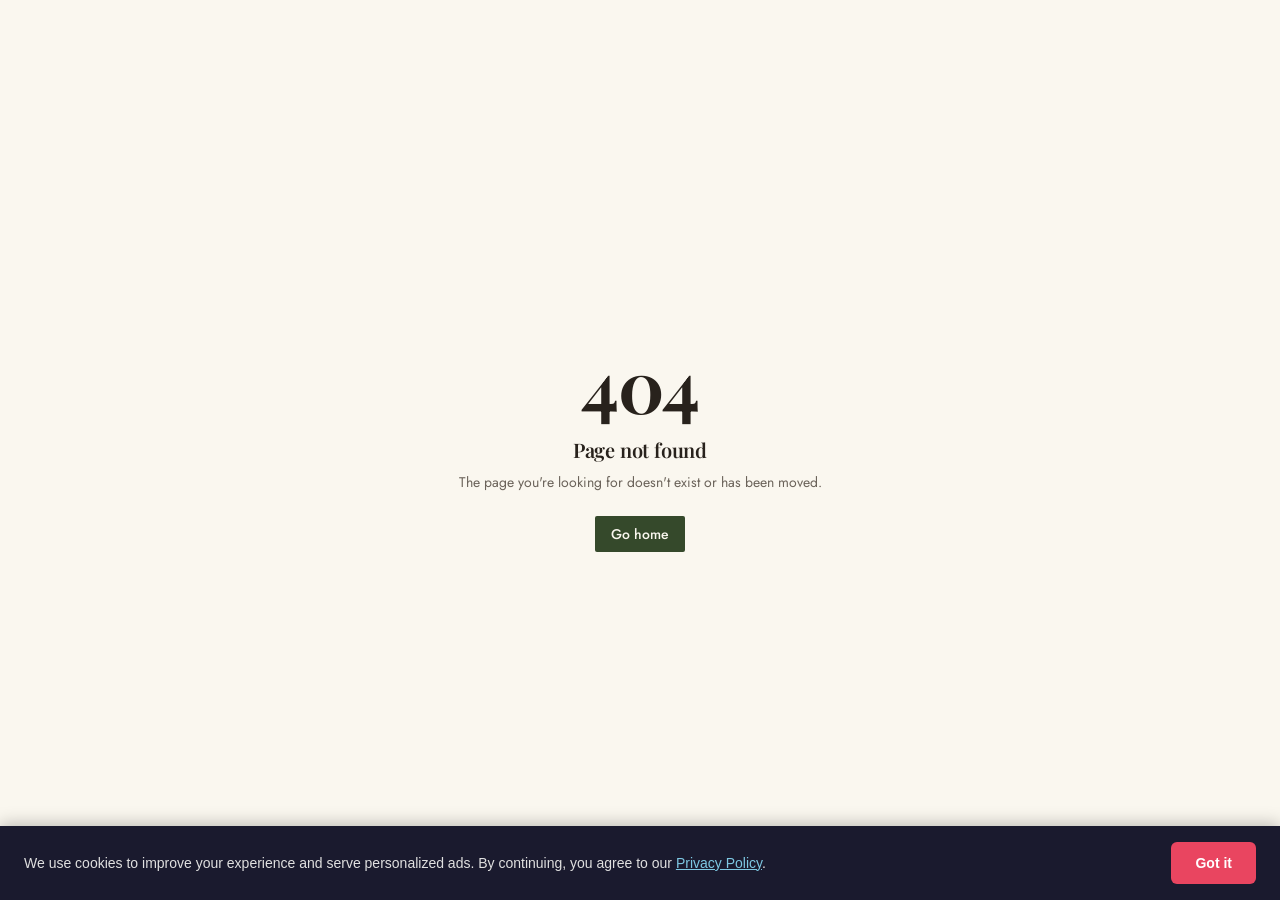
<file: index.html>
<!doctype html>
<html lang="en">
  <head>
    <meta charset="UTF-8" />
    <meta name="viewport" content="width=device-width, initial-scale=1" />
    <title>OJUYS at Home — Renovation Guides, Calculators & Design Ideas</title>
    <meta name="description" content="Independent renovation guides, material comparisons and free budget, tile, paint and wallpaper calculators for people planning a home." />
    <meta name="author" content="OJUYS at Home" />
    <meta name="robots" content="index, follow" />
    <link rel="canonical" href="https://www.ojuys.com/" />
    <meta property="og:site_name" content="OJUYS at Home" />
    <meta property="og:title" content="OJUYS at Home — Renovation Guides & Calculators" />
    <meta property="og:description" content="Renovation guides, honest material comparisons and free planning calculators." />
    <meta property="og:type" content="website" />
    <meta property="og:url" content="https://www.ojuys.com/" />
    <meta name="twitter:card" content="summary_large_image" />
    <meta property="og:image" content="https://www.ojuys.com/assets/hero-living-DHT0W1RY.jpg" />
    <meta property="og:image:width" content="1200" />
    <meta property="og:image:height" content="630" />
    <link rel="icon" href="/favicon.ico" type="image/x-icon" />
    <link rel="preconnect" href="https://fonts.googleapis.com" />
    <link rel="preconnect" href="https://fonts.gstatic.com" crossorigin />
    <link rel="stylesheet" href="https://fonts.googleapis.com/css2?family=Playfair+Display:ital,wght@0,400..700;1,400..600&family=Jost:wght@300;400;500;600&display=swap" />
    <script type="application/ld+json">{"@context":"https://schema.org","@type":"WebSite","name":"OJUYS at Home","url":"https://www.ojuys.com/","description":"Independent renovation guides, material comparisons and free calculators.","potentialAction":{"@type":"SearchAction","target":{"@type":"EntryPoint","urlTemplate":"https://www.ojuys.com/search?q={search_term_string}"},"query-input":"required name=search_term_string"}}</script>
    <script type="application/ld+json">{"@context":"https://schema.org","@type":"Organization","name":"OJUYS at Home","url":"https://www.ojuys.com/","description":"Independent renovation guides, material comparisons and free planning calculators.","email":"hello@ojuys.com","logo":"https://www.ojuys.com/favicon.ico","sameAs":[]}</script>
    <script type="application/ld+json">{"@context":"https://schema.org","@type":"FAQPage","mainEntity":[{"@type":"Question","name":"How do I calculate how many tiles I need for a room?","acceptedAnswer":{"@type":"Answer","text":"Measure the floor area in square feet or meters, add 10-15% for waste and cuts, then divide by the area of a single tile. OJUYS at Home provides a free tile calculator to do this instantly."}},{"@type":"Question","name":"What is the best paint finish for bathrooms?","acceptedAnswer":{"@type":"Answer","text":"Semi-gloss or satin finishes are recommended for bathrooms because they resist moisture, are easy to clean, and prevent mildew growth better than flat or matte paints."}},{"@type":"Question","name":"How much does a kitchen renovation cost?","acceptedAnswer":{"@type":"Answer","text":"A mid-range kitchen renovation typically costs between 5-15% of your home's value. Factors include cabinet quality, countertop material, appliance grade, and whether you change the layout. OJUYS at Home offers a free budget calculator to estimate your project."}},{"@type":"Question","name":"Is solar energy worth it for my home?","acceptedAnswer":{"@type":"Answer","text":"Solar panels typically pay for themselves in 6-10 years through electricity savings. The exact return depends on your local electricity rates, roof orientation, available incentives, and panel efficiency. Our solar calculator can estimate your savings."}},{"@type":"Question","name":"How can I make my home more sustainable?","acceptedAnswer":{"@type":"Answer","text":"Start with insulation upgrades, energy-efficient appliances, low-flow water fixtures, and sustainable materials like bamboo flooring or recycled countertops. Even small changes like LED lighting and smart thermostats make a measurable difference."}}]}</script>
    <script type="module" crossorigin src="/assets/index-D3NNm4Mf.js"></script>
    <link rel="stylesheet" crossorigin href="/assets/styles-CYOoJrb5.css">
    <style>#cookie-banner{position:fixed;bottom:0;left:0;right:0;background:#1a1a2e;color:#e0e0e0;z-index:99999;padding:16px 24px;display:flex;flex-wrap:wrap;align-items:center;justify-content:space-between;gap:12px;font-family:-apple-system,BlinkMacSystemFont,'Segoe UI',sans-serif;font-size:14px;line-height:1.6;box-shadow:0 -2px 16px rgba(0,0,0,.25)}#cookie-banner a{color:#7ec8e3;text-decoration:underline}#cookie-banner button{background:#e94560;color:#fff;border:none;padding:10px 24px;border-radius:6px;cursor:pointer;font-size:14px;font-weight:600;white-space:nowrap}#cookie-banner button.settings-btn{background:transparent;border:1px solid #666;color:#ccc;margin-right:8px}#cookie-banner.hidden{display:none}@media(max-width:600px){#cookie-banner{flex-direction:column;text-align:center}}</style>
  </head>
  <body>
    <div id="root"></div>
    <div id="cookie-banner">
      <span>We use cookies to improve your experience and serve personalized ads. By continuing, you agree to our <a href="/privacy">Privacy Policy</a>.</span>
      <div>
        <button onclick="document.getElementById('cookie-banner').classList.add('hidden')">Got it</button>
      </div>
    </div>
    <noscript>
      <div style="max-width:720px;margin:40px auto;padding:20px;font-family:-apple-system,sans-serif;line-height:1.7">
        <h1>OJUYS at Home</h1>
        <p>Independent renovation guides, material comparisons and free budget, tile, paint and wallpaper calculators for people planning a home. We cover kitchen design, bathroom remodeling, bedroom makeovers, aging-in-place modifications, indoor air quality, sustainable building, smart home tech, solar energy, water systems, and global design trends — from European classics to contemporary minimalism.</p>
        <p>Our guides are researched and written to help you make informed renovation decisions. Every article includes honest material comparisons, step-by-step planning tools, and practical tips.</p>
        <ul>
          <li><a href="/aging">Aging in Place</a></li>
          <li><a href="/bathroom">Bathroom</a></li>
          <li><a href="/bedroom">Bedroom</a></li>
          <li><a href="/construction">Construction</a></li>
          <li><a href="/kitchen">Kitchen</a></li>
          <li><a href="/living">Living Room</a></li>
          <li><a href="/smart">Smart Home</a></li>
          <li><a href="/solar">Solar Energy</a></li>
          <li><a href="/sustainable">Sustainable</a></li>
          <li><a href="/water">Water Systems</a></li>
          <li><a href="/indoor">Indoor Air Quality</a></li>
          <li><a href="/global">Global Design</a></li>
          <li><a href="/europe">European Style</a></li>
          <li><a href="/embodied">Embodied Carbon</a></li>
        </ul>
      </div>
    </noscript>
  </body>
</html>
</file>
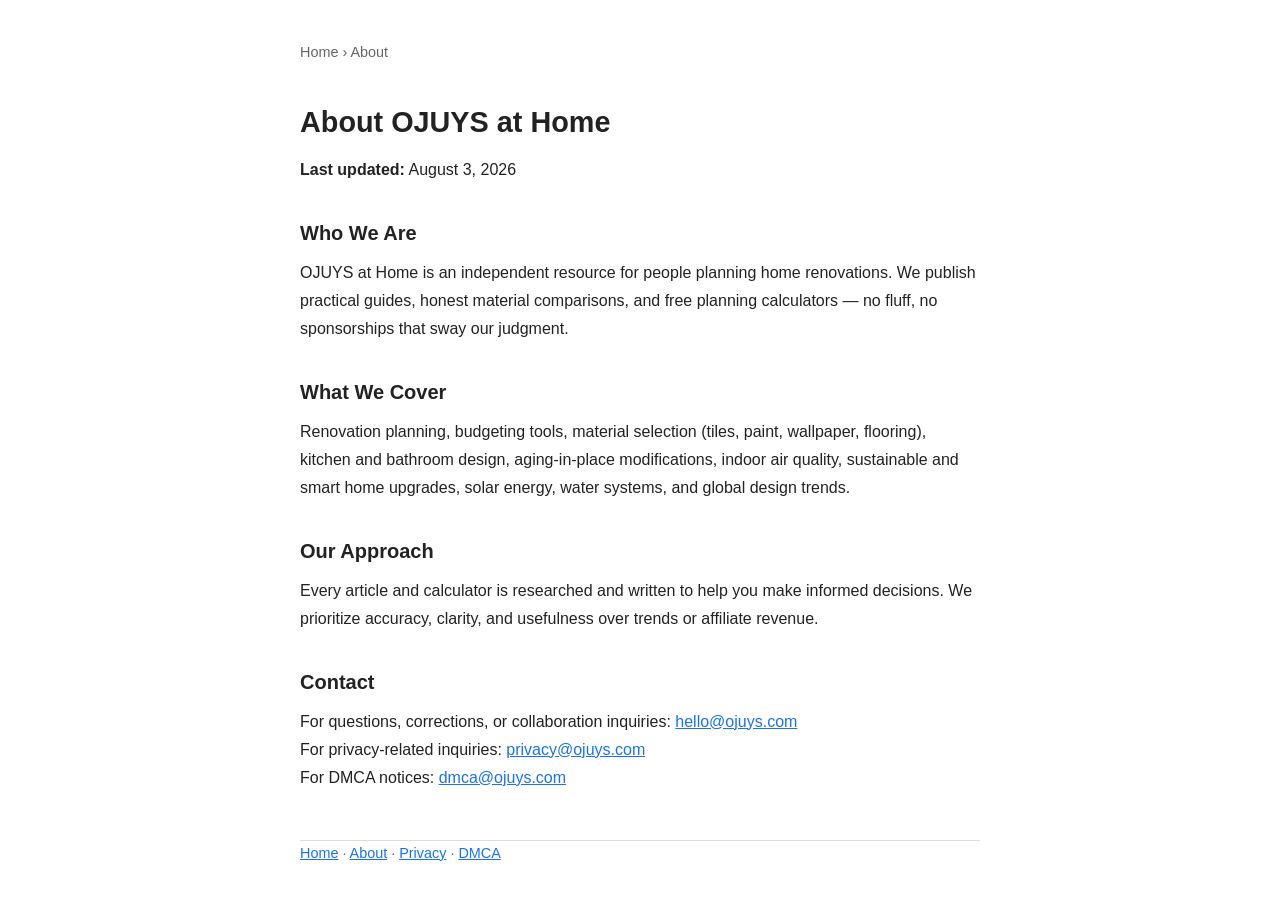
<file: about.html>
<!doctype html>
<html lang="en">
<head>
  <meta charset="UTF-8" />
  <meta name="viewport" content="width=device-width, initial-scale=1" />
  <meta name="robots" content="index,follow" />
  <title>About — OJUYS at Home</title>
  <meta name="description" content="OJUYS at Home provides independent renovation guides, honest material comparisons, and free calculators for home planning." />
  <meta property="og:title" content="About — OJUYS at Home" />
  <meta property="og:description" content="Independent renovation guides, material comparisons and free planning calculators." />
  <meta property="og:type" content="website" />
  <meta property="og:url" content="https://www.ojuys.com/about" />
  <link rel="canonical" href="https://www.ojuys.com/about" />
  <style>
    * { margin:0; padding:0; box-sizing:border-box }
    body { font-family:-apple-system,BlinkMacSystemFont,'Segoe UI',sans-serif; max-width:720px; margin:40px auto; padding:0 20px; line-height:1.75; color:#222 }
    h1 { font-size:1.8rem; margin-bottom:0.5rem }
    h2 { font-size:1.25rem; margin-top:2rem; margin-bottom:0.5rem }
    a { color:#1a73e8 }
    .breadcrumb { font-size:0.9rem; color:#666; margin-bottom:2rem }
    .breadcrumb a { color:#666; text-decoration:none }
    .breadcrumb a:hover { text-decoration:underline }
  </style>
</head>
<body>
  <div class="breadcrumb"><a href="/">Home</a> &rsaquo; About</div>
  <h1>About OJUYS at Home</h1>
  <p><strong>Last updated:</strong> August 3, 2026</p>

  <h2>Who We Are</h2>
  <p>OJUYS at Home is an independent resource for people planning home renovations. We publish practical guides, honest material comparisons, and free planning calculators — no fluff, no sponsorships that sway our judgment.</p>

  <h2>What We Cover</h2>
  <p>Renovation planning, budgeting tools, material selection (tiles, paint, wallpaper, flooring), kitchen and bathroom design, aging-in-place modifications, indoor air quality, sustainable and smart home upgrades, solar energy, water systems, and global design trends.</p>

  <h2>Our Approach</h2>
  <p>Every article and calculator is researched and written to help you make informed decisions. We prioritize accuracy, clarity, and usefulness over trends or affiliate revenue.</p>

  <h2>Contact</h2>
  <p>For questions, corrections, or collaboration inquiries: <a href="mailto:hello@ojuys.com">hello@ojuys.com</a></p>
  <p>For privacy-related inquiries: <a href="mailto:privacy@ojuys.com">privacy@ojuys.com</a></p>
  <p>For DMCA notices: <a href="mailto:dmca@ojuys.com">dmca@ojuys.com</a></p>
  <hr style="margin-top:3rem;border:0;border-top:1px solid #ddd">
  <p style="font-size:0.9rem;color:#666"><a href="/">Home</a> · <a href="/about">About</a> · <a href="/privacy">Privacy</a> · <a href="/dmca">DMCA</a></p>
</body>
</html>
</file>
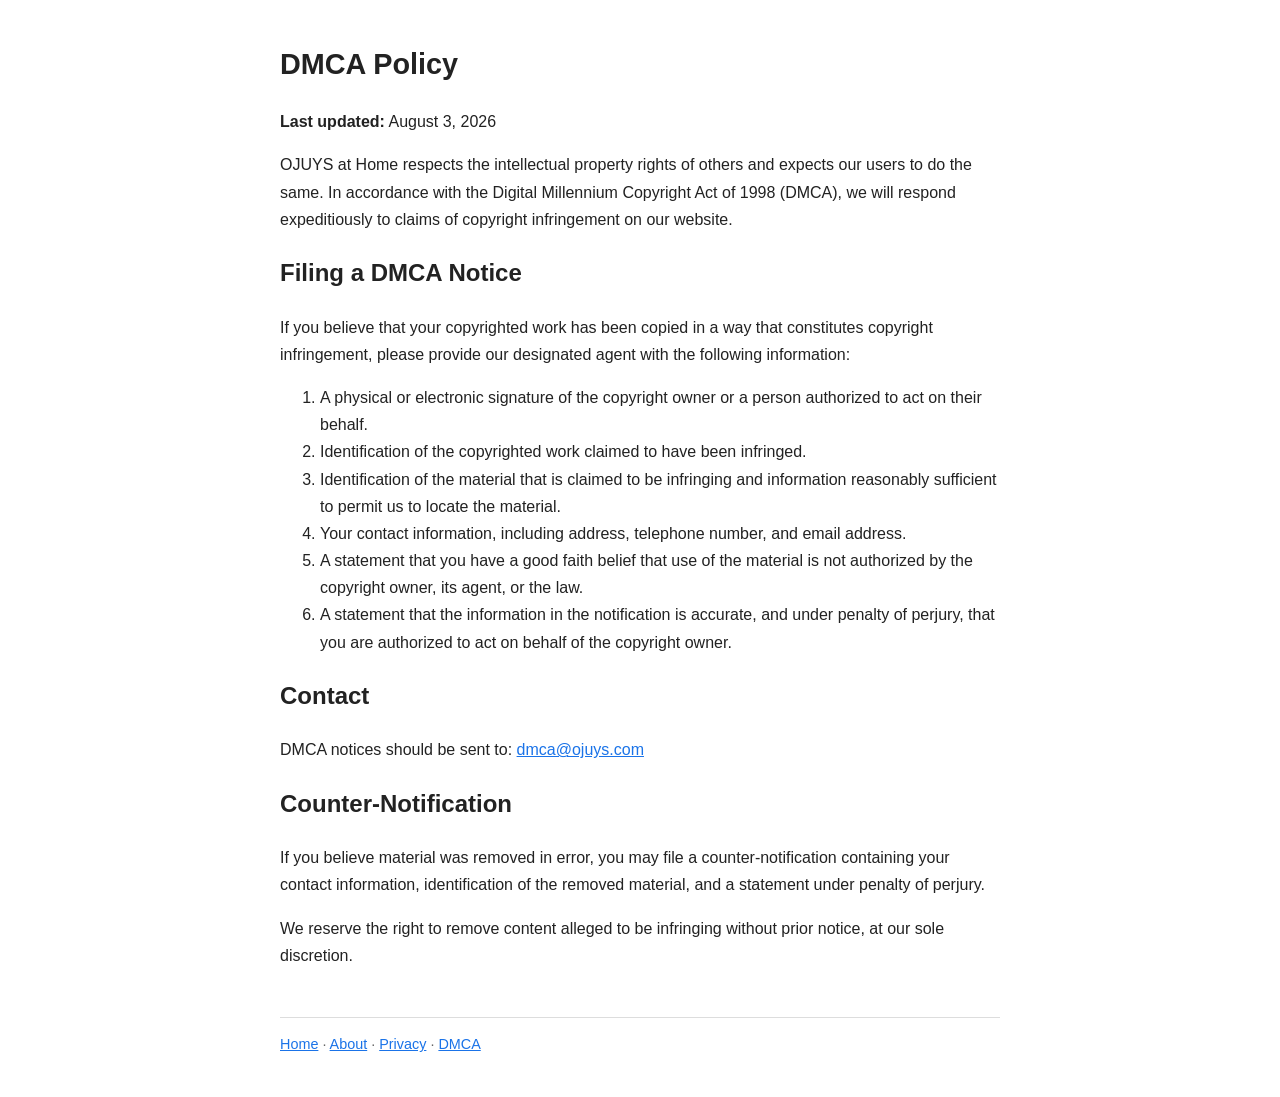
<file: dmca.html>
<!doctype html>
<html lang="en">
<head>
  <meta charset="UTF-8" />
  <meta name="viewport" content="width=device-width, initial-scale=1" />
  <meta name="robots" content="noindex" />
  <title>DMCA Policy — OJUYS at Home</title>
  <style>
    body { font-family: -apple-system,BlinkMacSystemFont,'Segoe UI',sans-serif; max-width:720px; margin:40px auto; padding:0 20px; line-height:1.7; color:#222; }
    h1 { font-size:1.8rem; } a { color:#1a73e8; }
  </style>
</head>
<body>
  <h1>DMCA Policy</h1>
  <p><strong>Last updated:</strong> August 3, 2026</p>

  <p>OJUYS at Home respects the intellectual property rights of others and expects our users to do the same. In accordance with the Digital Millennium Copyright Act of 1998 (DMCA), we will respond expeditiously to claims of copyright infringement on our website.</p>

  <h2>Filing a DMCA Notice</h2>
  <p>If you believe that your copyrighted work has been copied in a way that constitutes copyright infringement, please provide our designated agent with the following information:</p>
  <ol>
    <li>A physical or electronic signature of the copyright owner or a person authorized to act on their behalf.</li>
    <li>Identification of the copyrighted work claimed to have been infringed.</li>
    <li>Identification of the material that is claimed to be infringing and information reasonably sufficient to permit us to locate the material.</li>
    <li>Your contact information, including address, telephone number, and email address.</li>
    <li>A statement that you have a good faith belief that use of the material is not authorized by the copyright owner, its agent, or the law.</li>
    <li>A statement that the information in the notification is accurate, and under penalty of perjury, that you are authorized to act on behalf of the copyright owner.</li>
  </ol>

  <h2>Contact</h2>
  <p>DMCA notices should be sent to: <a href="mailto:dmca@ojuys.com">dmca@ojuys.com</a></p>

  <h2>Counter-Notification</h2>
  <p>If you believe material was removed in error, you may file a counter-notification containing your contact information, identification of the removed material, and a statement under penalty of perjury.</p>

  <p>We reserve the right to remove content alleged to be infringing without prior notice, at our sole discretion.</p>
  <hr style="margin-top:3rem;border:0;border-top:1px solid #ddd">
  <p style="font-size:0.9rem;color:#666"><a href="/">Home</a> · <a href="/about">About</a> · <a href="/privacy">Privacy</a> · <a href="/dmca">DMCA</a></p>
</body>
</html>
</file>
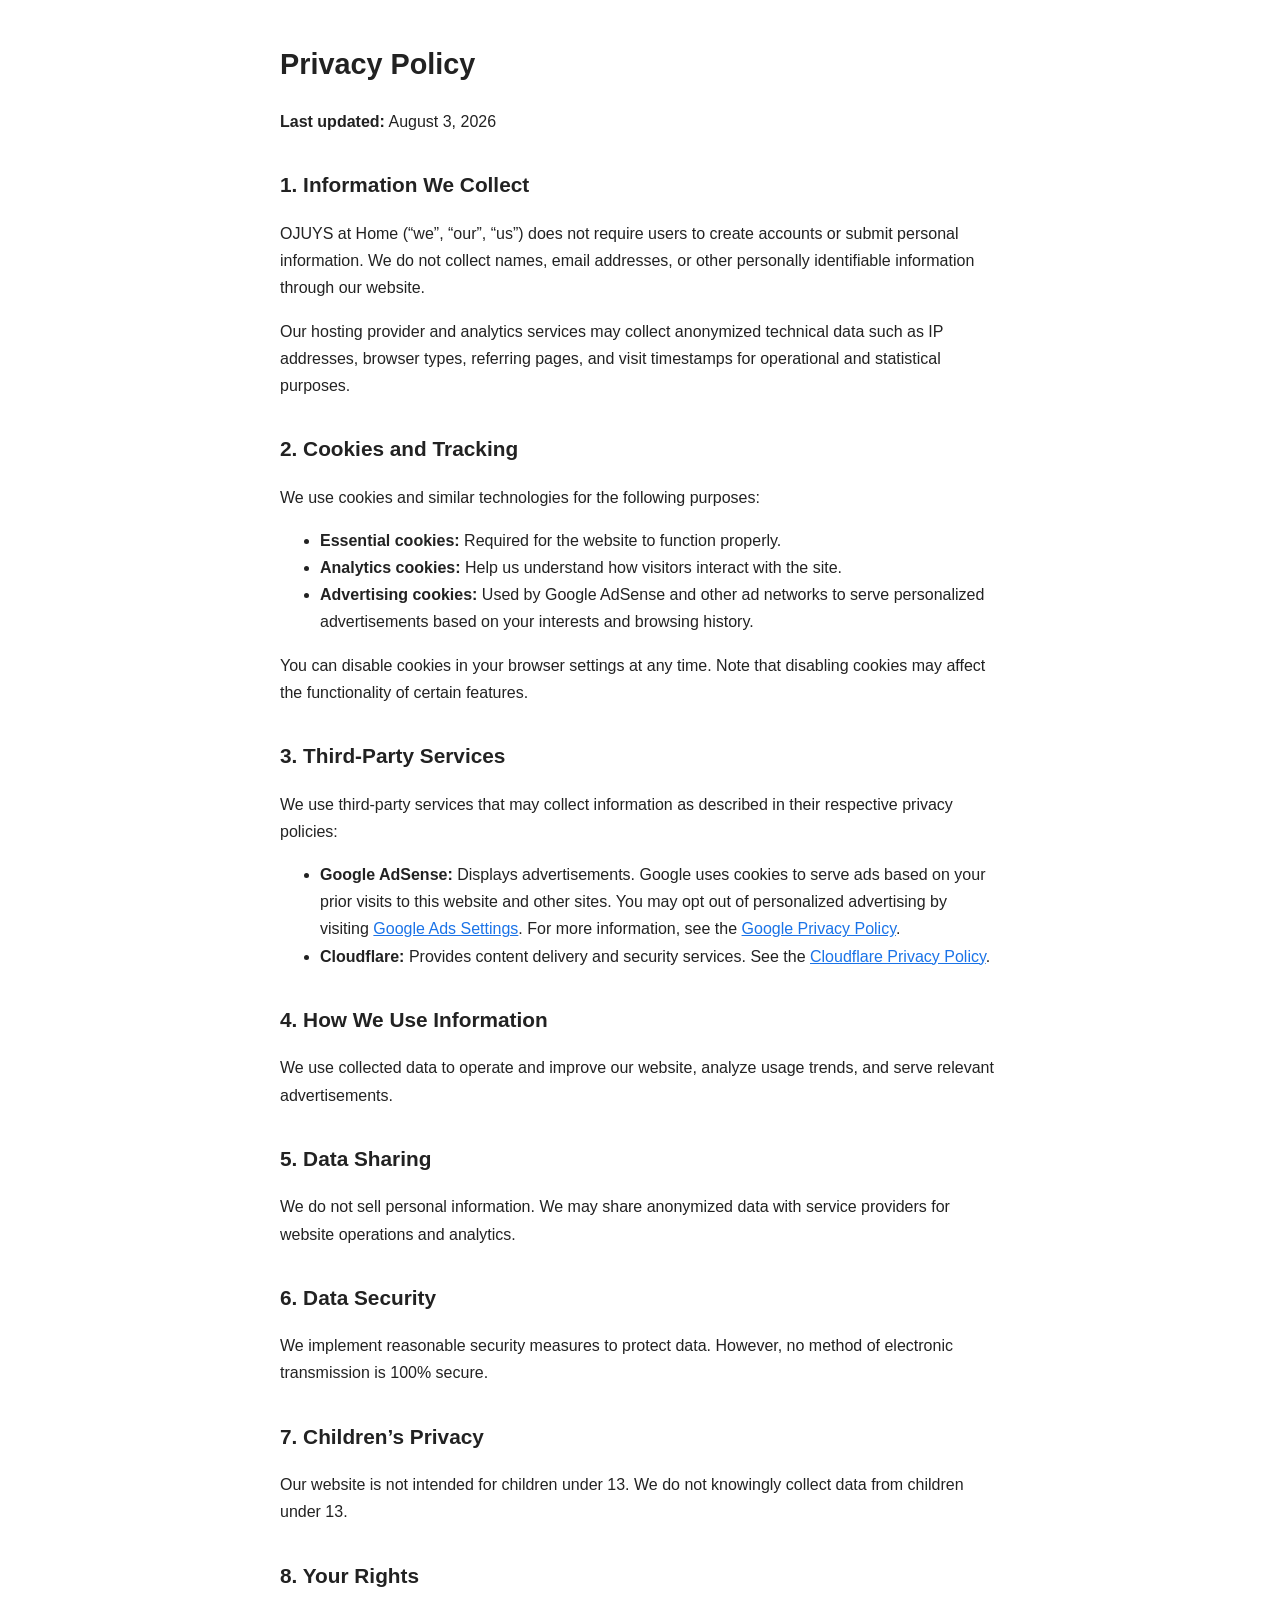
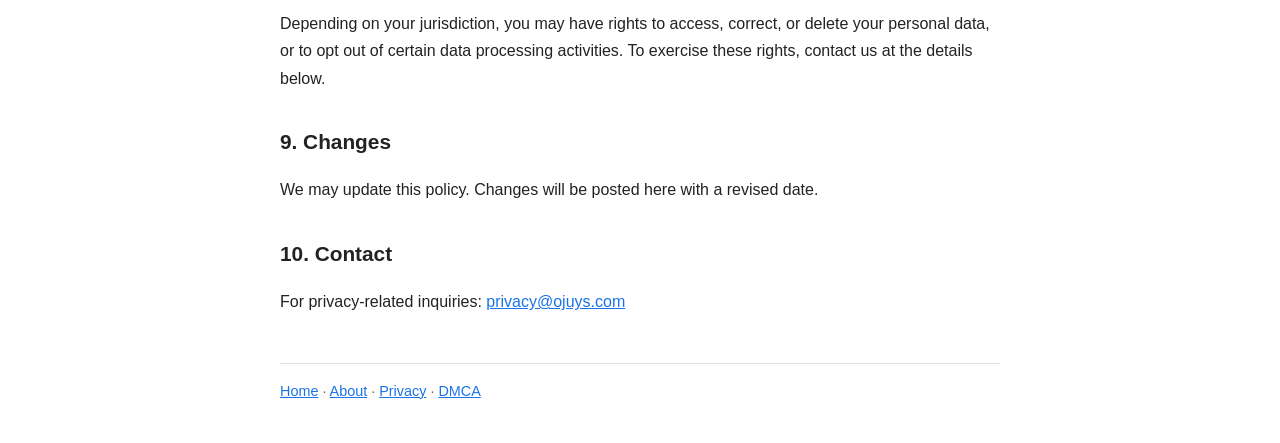
<file: privacy.html>
<!doctype html>
<html lang="en">
<head>
  <meta charset="UTF-8" />
  <meta name="viewport" content="width=device-width, initial-scale=1" />
  <meta name="robots" content="noindex" />
  <title>Privacy Policy — OJUYS at Home</title>
  <style>
    body { font-family: -apple-system,BlinkMacSystemFont,'Segoe UI',sans-serif; max-width:720px; margin:40px auto; padding:0 20px; line-height:1.7; color:#222; }
    h1 { font-size:1.8rem; } h2 { font-size:1.3rem; margin-top:2rem; } a { color:#1a73e8; }
  </style>
</head>
<body>
  <h1>Privacy Policy</h1>
  <p><strong>Last updated:</strong> August 3, 2026</p>

  <h2>1. Information We Collect</h2>
  <p>OJUYS at Home (&ldquo;we&rdquo;, &ldquo;our&rdquo;, &ldquo;us&rdquo;) does not require users to create accounts or submit personal information. We do not collect names, email addresses, or other personally identifiable information through our website.</p>
  <p>Our hosting provider and analytics services may collect anonymized technical data such as IP addresses, browser types, referring pages, and visit timestamps for operational and statistical purposes.</p>

  <h2>2. Cookies and Tracking</h2>
  <p>We use cookies and similar technologies for the following purposes:</p>
  <ul>
    <li><strong>Essential cookies:</strong> Required for the website to function properly.</li>
    <li><strong>Analytics cookies:</strong> Help us understand how visitors interact with the site.</li>
    <li><strong>Advertising cookies:</strong> Used by Google AdSense and other ad networks to serve personalized advertisements based on your interests and browsing history.</li>
  </ul>
  <p>You can disable cookies in your browser settings at any time. Note that disabling cookies may affect the functionality of certain features.</p>

  <h2>3. Third-Party Services</h2>
  <p>We use third-party services that may collect information as described in their respective privacy policies:</p>
  <ul>
    <li><strong>Google AdSense:</strong> Displays advertisements. Google uses cookies to serve ads based on your prior visits to this website and other sites. You may opt out of personalized advertising by visiting <a href="https://adssettings.google.com/">Google Ads Settings</a>. For more information, see the <a href="https://policies.google.com/privacy">Google Privacy Policy</a>.</li>
    <li><strong>Cloudflare:</strong> Provides content delivery and security services. See the <a href="https://www.cloudflare.com/privacypolicy/">Cloudflare Privacy Policy</a>.</li>
  </ul>

  <h2>4. How We Use Information</h2>
  <p>We use collected data to operate and improve our website, analyze usage trends, and serve relevant advertisements.</p>

  <h2>5. Data Sharing</h2>
  <p>We do not sell personal information. We may share anonymized data with service providers for website operations and analytics.</p>

  <h2>6. Data Security</h2>
  <p>We implement reasonable security measures to protect data. However, no method of electronic transmission is 100% secure.</p>

  <h2>7. Children&rsquo;s Privacy</h2>
  <p>Our website is not intended for children under 13. We do not knowingly collect data from children under 13.</p>

  <h2>8. Your Rights</h2>
  <p>Depending on your jurisdiction, you may have rights to access, correct, or delete your personal data, or to opt out of certain data processing activities. To exercise these rights, contact us at the details below.</p>

  <h2>9. Changes</h2>
  <p>We may update this policy. Changes will be posted here with a revised date.</p>

  <h2>10. Contact</h2>
  <p>For privacy-related inquiries: <a href="mailto:privacy@ojuys.com">privacy@ojuys.com</a></p>
  <hr style="margin-top:3rem;border:0;border-top:1px solid #ddd">
  <p style="font-size:0.9rem;color:#666"><a href="/">Home</a> · <a href="/about">About</a> · <a href="/privacy">Privacy</a> · <a href="/dmca">DMCA</a></p>
</body>
</html>
</file>
